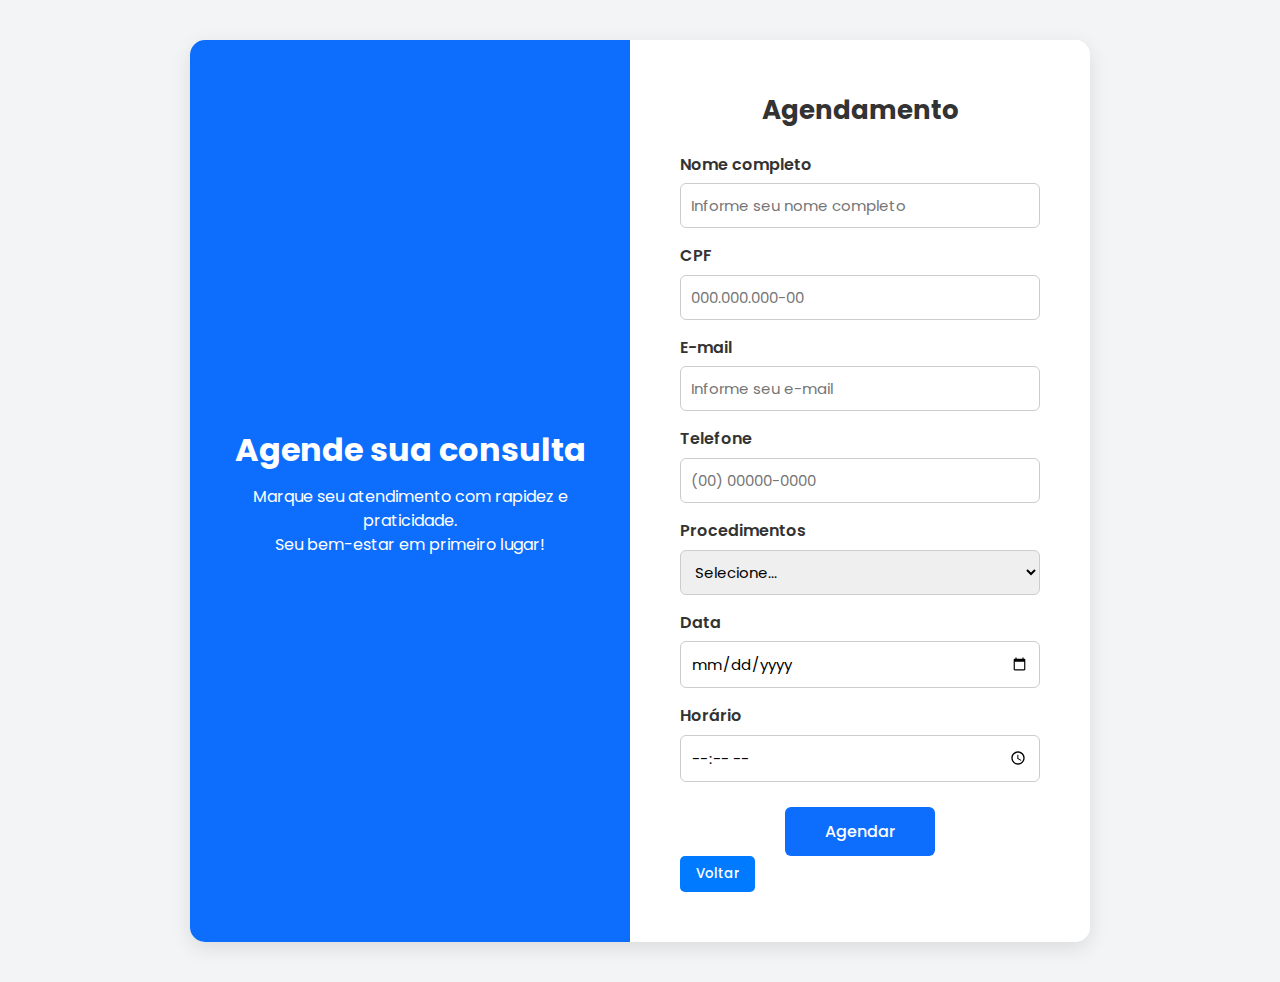
<file: Agendamento.html>
<!DOCTYPE html>
<html lang="pt-br">
<head>
  <meta charset="UTF-8">
  <meta name="viewport" content="width=device-width, initial-scale=1.0">
  <title>Agendamento de Consulta</title>
  <link href="https://fonts.googleapis.com/css2?family=Poppins:wght@400;600&display=swap" rel="stylesheet">
  <link rel="stylesheet" href="style.css">
  <link rel="icon" href="../img/imagem7logo.png" type="image/png">
  <style>
    * {
      margin: 0;
      padding: 0;
      box-sizing: border-box;
      font-family: "Poppins", sans-serif;
    }

    body {
      background-color: #f3f4f6;
      overflow-y: auto; /* permite rolagem */
    }

    .container {
      display: flex;
      justify-content: center;
      align-items: flex-start; /* permite crescer verticalmente */
      min-height: 100vh; /* altura mínima, mas deixa crescer */
      padding: 40px 0;
    }

    .content {
      display: flex;
      width: 900px;
      background-color: #fff;
      border-radius: 15px;
      overflow: hidden;
      box-shadow: 0 6px 20px rgba(0, 0, 0, 0.1);
      flex-wrap: wrap;
    }

    .left-box {
      flex: 1;
      background-color: #0d6efd;
      color: #fff;
      display: flex;
      flex-direction: column;
      align-items: center;
      justify-content: center;
      padding: 40px;
      text-align: center;
      min-width: 300px;
    }

    .left-box h1 {
      font-size: 32px;
      margin-bottom: 10px;
    }

    .left-box p {
      font-size: 16px;
      line-height: 1.5;
    }

    .right-box {
      flex: 1;
      display: flex;
      flex-direction: column;
      justify-content: center;
      padding: 50px;
      background-color: #fff;
      min-width: 300px;
    }

    h2 {
      font-size: 26px;
      margin-bottom: 20px;
      color: #333;
      text-align: center;
    }

    .input-group {
      margin-bottom: 15px;
      display: flex;
      flex-direction: column;
    }

    label {
      font-weight: 600;
      margin-bottom: 6px;
    }

    input, select {
      padding: 10px;
      border: 1px solid #ccc;
      border-radius: 6px;
      font-size: 15px;
    }

    input:focus, select:focus {
      outline: none;
      border-color: #0d6efd;
      box-shadow: 0 0 5px rgba(13, 110, 253, 0.2);
    }

    .btn {
      display: block;
      margin: 25px auto 0 auto;
      background-color: #0d6efd;
      color: white;
      border: none;
      padding: 12px 40px;
      border-radius: 6px;
      font-size: 16px;
      cursor: pointer;
      transition: background 0.3s;
    }

    .btn:hover {
      background-color: #0b5ed7;
    }

    .success-screen {
      display: none;
      position: fixed;
      inset: 0;
      background-color: #0d6efd;
      color: white;
      justify-content: center;
      align-items: center;
      flex-direction: column;
      text-align: center;
      z-index: 10;
    }

    .success-screen h1 {
      font-size: 32px;
      margin-bottom: 20px;
    }

    .back-btn {
      background-color: #fff;
      color: #0d6efd;
      border: none;
      padding: 12px 25px;
      border-radius: 6px;
      font-size: 16px;
      cursor: pointer;
      transition: 0.3s;
    }

    .back-btn:hover {
      background-color: #e8e8e8;
    }

    @media (max-width: 900px) {
      .content {
        flex-direction: column;
        width: 90%;
        height: auto;
      }

      .left-box, .right-box {
        width: 100%;
        padding: 30px;
      }
    }
    .btn-voltar {
  display: inline-block;
  background-color: #007bff;
  color: #fff;
  padding: 0.5rem 1rem;
  border: none;
  border-radius: 5px;
  font-weight: 500;
  cursor: pointer;
  transition: background-color 0.3s;
  text-decoration: none;
}

.btn-voltar:hover {
  background-color: #0056b3;
}

  </style>
</head>
<body>

  <div class="container" id="form-screen">
    <div class="content">
      <div class="left-box">
        <h1>Agende sua consulta</h1>
        <p>Marque seu atendimento com rapidez e praticidade.<br>Seu bem-estar em primeiro lugar!</p>
      </div>

      <div class="right-box">
        <h2>Agendamento</h2>
        <form id="agendamentoForm">
          <div class="input-group">
            <label for="nome">Nome completo</label>
            <input type="text" id="nome" placeholder="Informe seu nome completo" required pattern="^[A-Za-zÀ-ÿ\s]+$" title="O nome deve conter apenas letras.">
          </div>

          <div class="input-group">
            <label for="cpf">CPF</label>
            <input type="text" id="cpf" placeholder="000.000.000-00" required pattern="\d{3}\.\d{3}\.\d{3}-\d{2}" title="Digite o CPF no formato 000.000.000-00.">
          </div>

          <div class="input-group">
            <label for="email">E-mail</label>
            <input type="email" id="email" placeholder="Informe seu e-mail" required pattern="^[^\s@]+@[^\s@]+\.[^\s@]+$" title="Digite um e-mail válido (ex: exemplo@gmail.com).">
          </div>

          <div class="input-group">
            <label for="telefone">Telefone</label>
            <input type="tel" id="telefone" placeholder="(00) 00000-0000" required pattern="\(?\d{2}\)?\s?\d{4,5}-?\d{4}" title="Digite apenas números (ex: (11) 91234-5678).">
          </div>

          <div class="input-group">
            <label for="especialidade">Procedimentos</label>
            <select id="especialidade" required>
              <option value="">Selecione...</option>
              <option>Clareamento Dentário</option>
              <option>Implante</option>
              <option>Ortodontia</option>
              <option>Tratamento de Canal</option>
              <option>Estética Facial</option>
              <option>Limpeza</option>
              <option>Restauração</option>
              <option>Cirurgia</option>
              <option>Aparelho Dentário</option>
              <option>Manutenção</option>
            </select>
          </div>

          <div class="input-group">
            <label for="data">Data</label>
            <input type="date" id="data" required>
          </div>

          <div class="input-group">
            <label for="hora">Horário</label>
            <input type="time" id="hora" required>
          </div>

          <button type="submit" class="btn">Agendar</button>
          <button class="btn-voltar" onclick="history.back()">Voltar</button>
        </form>
      </div>
    </div>
  </div>

  <div class="success-screen" id="success-screen">
    <h1>Você foi agendada com sucesso!</h1>
    <a href="../Home/index.html">
    <button class="back-btn" onclick="voltarHome()">Voltar para o início</button>
    </a>
  </div>

  <script>
    const form = document.getElementById('agendamentoForm');
    const formScreen = document.getElementById('form-screen');
    const successScreen = document.getElementById('success-screen');

    form.addEventListener('submit', function(e) {
      e.preventDefault();

      if (form.checkValidity()) {
        formScreen.style.display = 'none';
        successScreen.style.display = 'flex';
      } else {
        alert('Por favor, preencha todos os campos corretamente.');
        form.reportValidity();
      }
    });

    function voltarHome() {
      successScreen.style.display = 'none';
      formScreen.style.display = 'flex';
      form.reset();
    }
  </script>
</body>
</html>
</file>
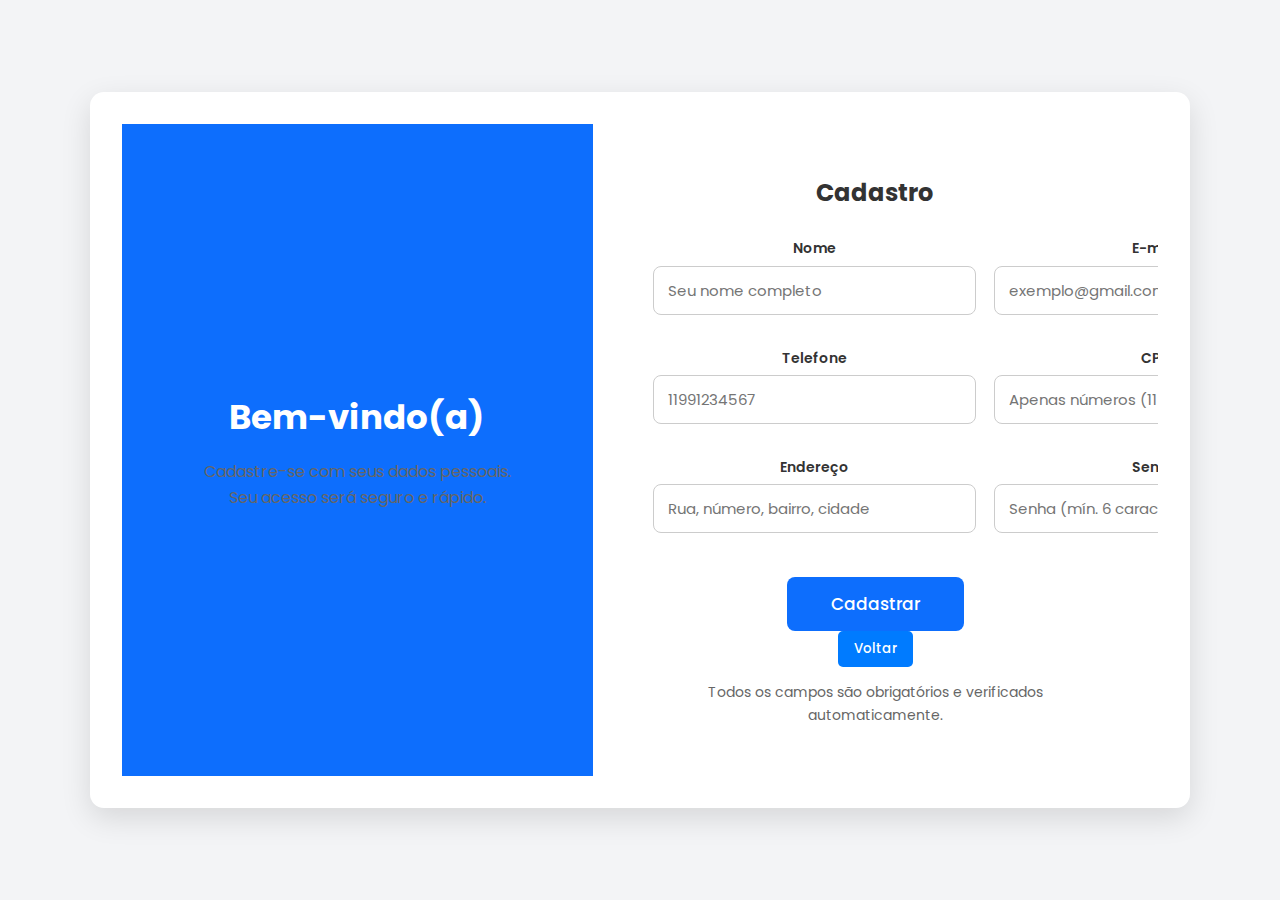
<file: cadastro.html>
<!DOCTYPE html>
<html lang="pt-br">
<head>
  <meta charset="utf-8" />
  <meta name="viewport" content="width=device-width,initial-scale=1" />
  <title>Cadastro</title>
  <link href="https://fonts.googleapis.com/css2?family=Poppins:wght@400;600&display=swap" rel="stylesheet">
  <link rel="stylesheet" href="style.css">
  <link rel="icon" href="../img/imagem7logo.png" type="image/png">
  <style>
    * { box-sizing:border-box; margin:0; padding:0; font-family:"Poppins",sans-serif; }
    body { background:#f3f4f6; color:#222; }

    .container {
      display:flex;
      justify-content:center;
      align-items:center;
      min-height:100vh;
      padding:40px;
    }

    .card {
      display:flex;
      width:1100px; /* 🔹 aumentei a largura */
      border-radius:14px;
      overflow:hidden;
      box-shadow:0 10px 30px rgba(0,0,0,0.12);
      background:#fff;
      min-height:620px; /* 🔹 aumentei a altura */
    }

    .left {
      flex:1;
      background:#0d6efd;
      color:#fff;
      padding:50px;
      display:flex;
      flex-direction:column;
      justify-content:center;
      align-items:center;
      text-align:center;
    }
    .left h1 { font-size:34px; margin-bottom:15px; }
    .left p { font-size:16px; line-height:1.6; }

    .right {
      flex:1.2;
      padding:50px 60px;
      background:#fff;
      overflow-y:auto; /* 🔹 permite rolagem se necessário */
    }
    .right h2 {
      text-align:center;
      color:#333;
      margin-bottom:25px;
      font-size:24px;
    }

    .grid {
      display:grid;
      grid-template-columns:1fr 1fr;
      gap:18px;
      margin-bottom:12px;
    }

    .field {
      display:flex;
      flex-direction:column;
      margin-bottom:14px;
    }
    label {
      font-weight:600;
      margin-bottom:6px;
      font-size:14px;
      color:#333;
    }
    input {
      padding:12px 14px;
      border:1px solid #ccc;
      border-radius:8px;
      font-size:15px;
      transition:0.2s;
    }
    input:focus {
      outline:none;
      border-color:#0d6efd;
      box-shadow:0 0 6px rgba(13,110,253,0.14);
    }

    .btn {
      display:block;
      margin:30px auto 0 auto;
      background:#0d6efd;
      color:#fff;
      border:none;
      padding:14px 44px;
      border-radius:8px;
      font-size:17px;
      cursor:pointer;
      transition:0.3s;
    }
    .btn:hover { background:#0b5ed7; }

    .note {
      font-size:14px;
      color:#666;
      text-align:center;
      margin-top:14px;
    }

    /* Tela de sucesso */
    .success {
      display:none;
      position:fixed;
      inset:0;
      background:#0d6efd;
      color:#fff;
      justify-content:center;
      align-items:center;
      flex-direction:column;
      text-align:center;
      z-index:50;
      padding:20px;
    }
    .success h1 { font-size:30px; margin-bottom:16px; }
    .success button {
      background:#fff;
      color:#0d6efd;
      border:none;
      padding:12px 22px;
      border-radius:8px;
      cursor:pointer;
    }

    @media (max-width:880px) {
      .card { flex-direction:column; width:95%; min-height:auto; }
      .grid { grid-template-columns:1fr; }
    }
    .btn-voltar {
  display: inline-block;
  background-color: #007bff;
  color: #fff;
  padding: 0.5rem 1rem;
  border: none;
  border-radius: 5px;
  font-weight: 500;
  cursor: pointer;
  transition: background-color 0.3s;
  text-decoration: none;
}

.btn-voltar:hover {
  background-color: #0056b3;
}
  </style>
</head>
<body>

  <div class="container">
    <div class="card">
      <div class="left">
        <h1>Bem-vindo(a)</h1>
        <p>Cadastre-se com seus dados pessoais.<br>Seu acesso será seguro e rápido.</p>
      </div>

      <div class="right">
        <h2>Cadastro</h2>

        <form id="form" novalidate>
          <div class="grid">
            <div class="field">
              <label for="nome">Nome</label>
              <input id="nome" type="text" placeholder="Seu nome completo" required pattern="^[A-Za-zÀ-ÿ\s]+$" title="Somente letras e espaços.">
            </div>

            <div class="field">
              <label for="email">E-mail</label>
              <input id="email" type="email" placeholder="exemplo@gmail.com" required pattern="^[^\s@]+@[^\s@]+\.[^\s@]+$" title="Digite um e-mail válido.">
            </div>

            <div class="field">
              <label for="telefone">Telefone</label>
              <input id="telefone" type="tel" placeholder="11991234567" inputmode="numeric" required pattern="\d{8,15}" title="Apenas números (8–15 dígitos).">
            </div>

            <div class="field">
              <label for="cpf">CPF</label>
              <input id="cpf" type="text" placeholder="Apenas números (11 dígitos)" inputmode="numeric" required pattern="\d{11}" title="CPF deve ter 11 dígitos.">
            </div>

            <div class="field">
              <label for="endereco">Endereço</label>
              <input id="endereco" type="text" placeholder="Rua, número, bairro, cidade" required pattern="^[A-Za-z0-9À-ÿ\s,.\-\/]+$" title="Use letras, números e símbolos comuns.">
            </div>

            <div class="field">
              <label for="senha">Senha</label>
              <input id="senha" type="password" placeholder="Senha (mín. 6 caracteres)" required pattern=".{6,}" title="Mínimo 6 caracteres.">
            </div>
          </div>

          <button type="submit" class="btn">Cadastrar</button>
          <button class="btn-voltar" onclick="history.back()">Voltar</button>
          <div class="note">Todos os campos são obrigatórios e verificados automaticamente.</div>
        </form>
      </div>
    </div>
  </div>

  <div class="success" id="success">
    <h1>Cadastro realizado com sucesso!</h1>
    <p id="successInfo"></p>
    <a href="../Home/index.html"><button onclick="fecharSuccess()">Voltar</button></a>
  </div>

  <script>
    const form = document.getElementById('form');
    const cpf = document.getElementById('cpf');
    const tel = document.getElementById('telefone');
    const nome = document.getElementById('nome');
    const success = document.getElementById('success');
    const successInfo = document.getElementById('successInfo');

    cpf.addEventListener('input', () => cpf.value = cpf.value.replace(/\D/g, ''));
    tel.addEventListener('input', () => tel.value = tel.value.replace(/\D/g, ''));
    nome.addEventListener('input', () => nome.value = nome.value.replace(/[^A-Za-zÀ-ÿ\s]/g, ''));

    form.addEventListener('submit', e => {
      e.preventDefault();
      if (!form.checkValidity()) { form.reportValidity(); return; }

      if (cpf.value.length !== 11) { alert('CPF deve conter 11 números.'); return; }

      successInfo.textContent = `Bem-vindo(a), ${nome.value}! Seu cadastro foi concluído.`;
      success.style.display = 'flex';
      form.reset();
    });

    function fecharSuccess() {
      success.style.display = 'none';
    }
  </script>
</body>
</html>
</file>
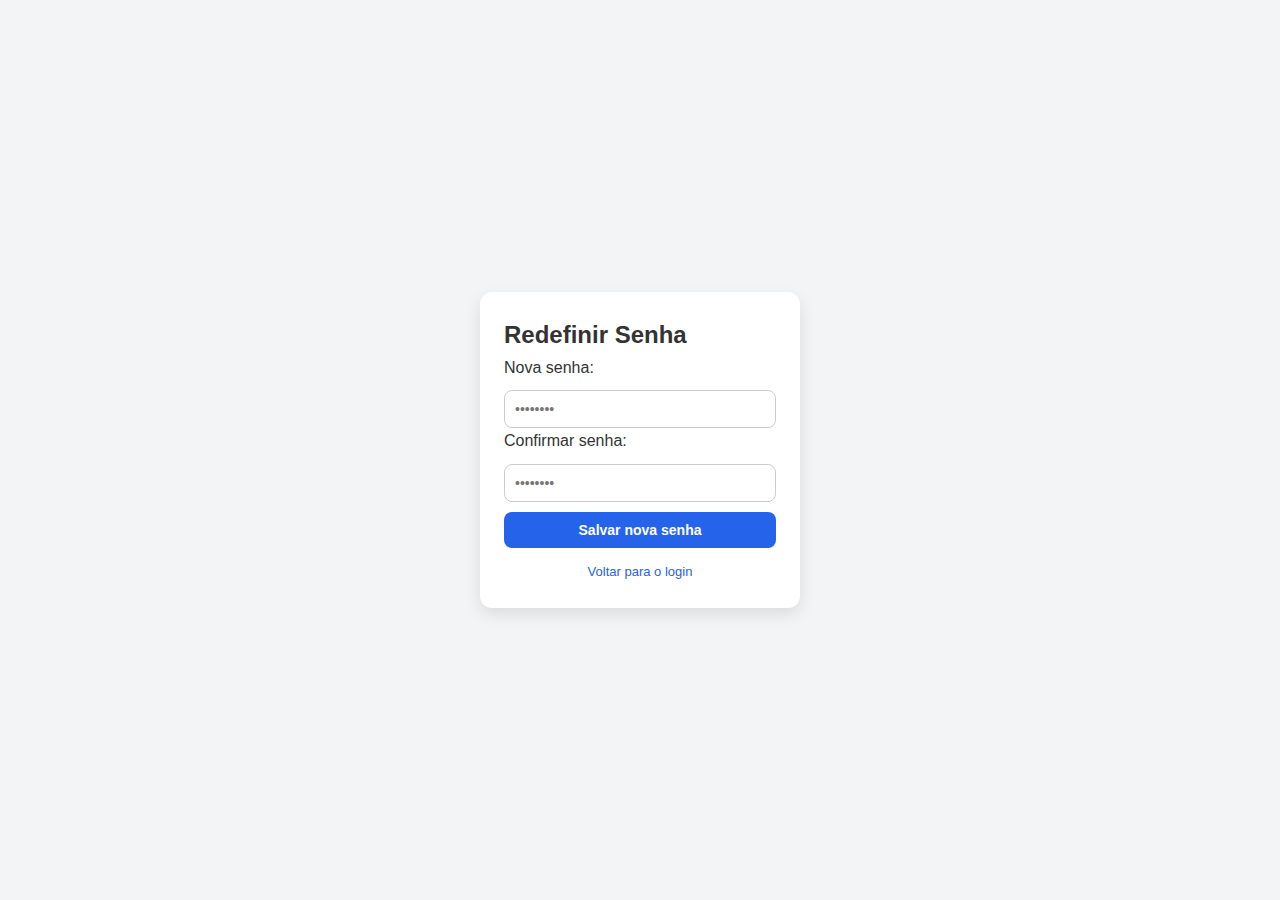
<file: Esqueci_a_senha.html>
<!DOCTYPE html>
<html lang="pt-BR">
<head>
<meta charset="UTF-8">
<meta name="viewport" content="width=device-width,initial-scale=1">
<title>Redefinir Senha</title>
<link rel="stylesheet" href="style.css">
<link rel="icon" href="../img/imagem7logo.png" type="image/png">
<style>
  body{
    font-family:sans-serif;
    background:#f3f4f6;
    display:flex;
    align-items:center;
    justify-content:center;
    height:100vh;
  }
  .box{
    background:#fff;
    padding:24px;
    border-radius:12px;
    box-shadow:0 6px 16px rgba(0,0,0,.1);
    width:320px;
  }
  input,button{
    width:100%;
    padding:10px;
    margin-top:10px;
    border-radius:8px;
    border:1px solid #ccc;
    font-size:14px;
  }
  button{
    background:#2563eb;
    color:white;
    border:0;
    font-weight:600;
    cursor:pointer;
  }
  button:hover{
    background:#1d4ed8;
  }
  .msg{margin-top:10px;font-size:13px}
  .error{color:#dc2626}
  .success{color:#16a34a}
  .back{
    text-align:center;
    margin-top:10px;
  }
  .back a{
    color:#2563eb;
    font-size:13px;
    text-decoration:none;
  }
  .back a:hover{
    text-decoration:underline;
  }
</style>
</head>
<body>

<div class="box">
  <h2>Redefinir Senha</h2>

  <label>Nova senha:</label>
  <input type="password" id="novaSenha" placeholder="••••••••">

  <label>Confirmar senha:</label>
  <input type="password" id="confirmarSenha" placeholder="••••••••">

  <button id="resetBtn">Salvar nova senha</button>

  <div id="msg" class="msg"></div>

  <div class="back">
    <a href="login.html">Voltar para o login</a>
  </div>
</div>

<script>
  const resetBtn = document.getElementById("resetBtn");
  const msg = document.getElementById("msg");

  resetBtn.addEventListener("click", () => {
    const nova = document.getElementById("novaSenha").value.trim();
    const confirmar = document.getElementById("confirmarSenha").value.trim();

    if (!nova || !confirmar) {
      msg.textContent = "Preencha todos os campos.";
      msg.className = "msg error";
      return;
    }

    if (nova.length < 6) {
      msg.textContent = "A senha deve ter pelo menos 6 caracteres.";
      msg.className = "msg error";
      return;
    }

    if (nova !== confirmar) {
      msg.textContent = "As senhas não coincidem.";
      msg.className = "msg error";
      return;
    }

    // Aqui você adicionaria o código para salvar a nova senha no banco de dados
    msg.textContent = "✅ Senha redefinida com sucesso!";
    msg.className = "msg success";

    setTimeout(() => {
      window.location.href = "login.html";
    }, 1500);
  });
</script>

</body>
</html>
</file>
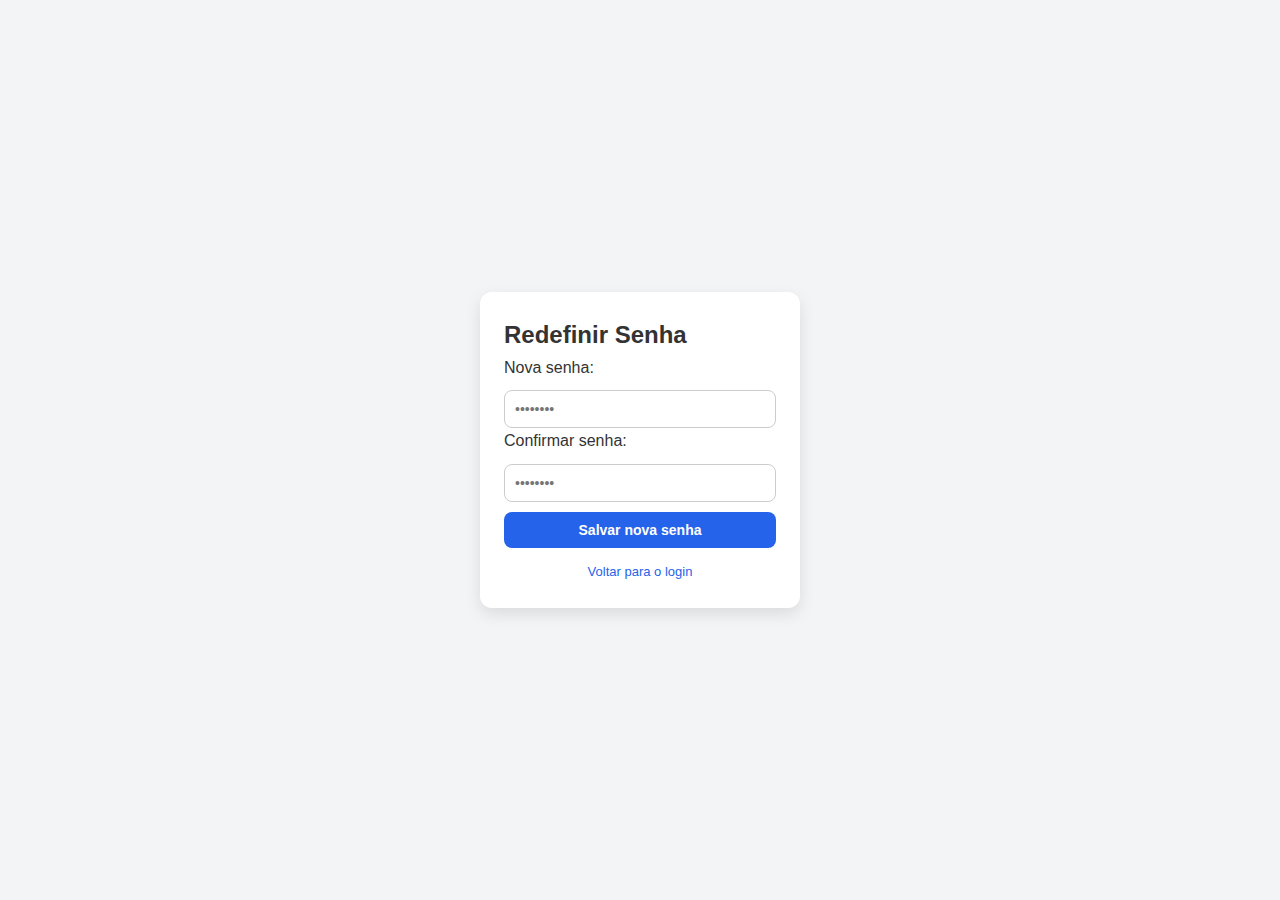
<file: index (3).html>
<!DOCTYPE html>
<html lang="pt-BR">
<head>
<meta charset="UTF-8">
<meta name="viewport" content="width=device-width,initial-scale=1">
<title>Redefinir Senha</title>
<link rel="stylesheet" href="style.css">
<link rel="icon" href="../img/imagem7logo.png" type="image/png">
<style>
  body{
    font-family:sans-serif;
    background:#f3f4f6;
    display:flex;
    align-items:center;
    justify-content:center;
    height:100vh;
  }
  .box{
    background:#fff;
    padding:24px;
    border-radius:12px;
    box-shadow:0 6px 16px rgba(0,0,0,.1);
    width:320px;
  }
  input,button{
    width:100%;
    padding:10px;
    margin-top:10px;
    border-radius:8px;
    border:1px solid #ccc;
    font-size:14px;
  }
  button{
    background:#2563eb;
    color:white;
    border:0;
    font-weight:600;
    cursor:pointer;
  }
  button:hover{
    background:#1d4ed8;
  }
  .msg{margin-top:10px;font-size:13px}
  .error{color:#dc2626}
  .success{color:#16a34a}
  .back{
    text-align:center;
    margin-top:10px;
  }
  .back a{
    color:#2563eb;
    font-size:13px;
    text-decoration:none;
  }
  .back a:hover{
    text-decoration:underline;
  }
</style>
</head>
<body>

<div class="box">
  <h2>Redefinir Senha</h2>

  <label>Nova senha:</label>
  <input type="password" id="novaSenha" placeholder="••••••••">

  <label>Confirmar senha:</label>
  <input type="password" id="confirmarSenha" placeholder="••••••••">

  <button id="resetBtn">Salvar nova senha</button>

  <div id="msg" class="msg"></div>

  <div class="back">
    <a href="index.html">Voltar para o login</a>
  </div>
</div>

<script>
  const resetBtn = document.getElementById("resetBtn");
  const msg = document.getElementById("msg");

  resetBtn.addEventListener("click", () => {
    const nova = document.getElementById("novaSenha").value.trim();
    const confirmar = document.getElementById("confirmarSenha").value.trim();

    if (!nova || !confirmar) {
      msg.textContent = "Preencha todos os campos.";
      msg.className = "msg error";
      return;
    }

    if (nova.length < 6) {
      msg.textContent = "A senha deve ter pelo menos 6 caracteres.";
      msg.className = "msg error";
      return;
    }

    if (nova !== confirmar) {
      msg.textContent = "As senhas não coincidem.";
      msg.className = "msg error";
      return;
    }

    // Aqui você adicionaria o código para salvar a nova senha no banco de dados
    msg.textContent = "✅ Senha redefinida com sucesso!";
    msg.className = "msg success";

    setTimeout(() => {
      window.location.href = "login.html";
    }, 1500);
  });
</script>

</body>
</html>
</file>
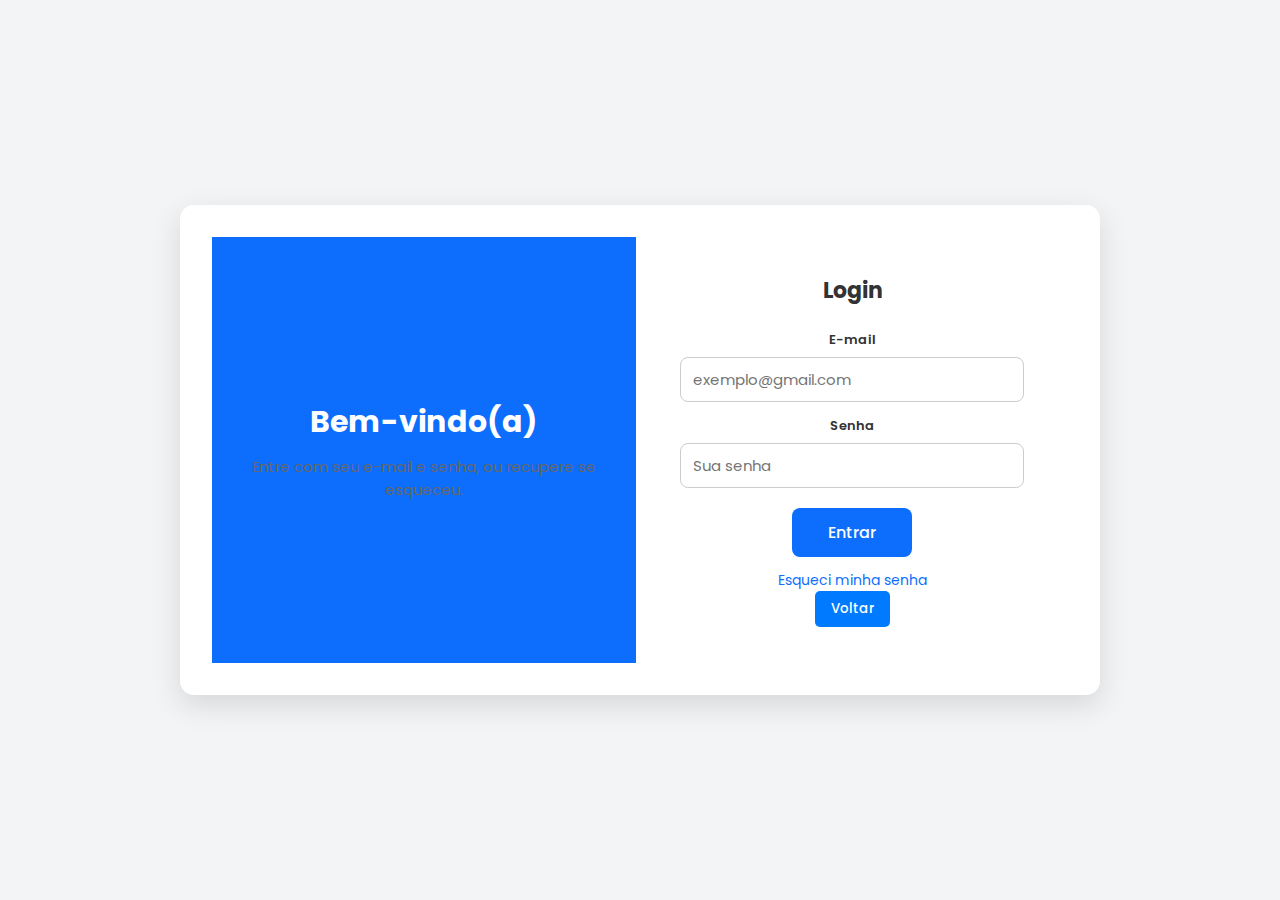
<file: index(4).html>
<!DOCTYPE html>
<html lang="pt-br">
<head>
  <meta charset="UTF-8" />
  <meta name="viewport" content="width=device-width, initial-scale=1.0" />
  <title>Login</title>
  <link href="https://fonts.googleapis.com/css2?family=Poppins:wght@400;600&display=swap" rel="stylesheet">
  <link rel="stylesheet" href="style.css">
  <link rel="icon" href="../img/imagem7logo.png" type="image/png">
  <style>
    * { box-sizing: border-box; margin:0; padding:0; font-family:"Poppins",sans-serif; }
    body { background:#f3f4f6; color:#222; }
    .container { display:flex; justify-content:center; align-items:center; min-height:100vh; padding:30px; }
    .card { display:flex; width:920px; border-radius:14px; overflow:hidden; box-shadow:0 10px 30px rgba(0,0,0,0.12); background:#fff; }
    .left { flex:1; background:#0d6efd; color:#fff; padding:40px; display:flex; flex-direction:column; justify-content:center; align-items:center; text-align:center; min-width:280px; }
    .left h1 { font-size:30px; margin-bottom:10px; }
    .left p { font-size:15px; line-height:1.5; }
    .right { flex:1; padding:36px 44px; background:#fff; min-width:320px; }
    .right h2 { text-align:center; color:#333; margin-bottom:22px; font-size:22px; }
    .field { display:flex; flex-direction:column; margin-bottom:14px; }
    label { font-weight:600; margin-bottom:6px; font-size:13px; color:#333; }
    input { padding:10px 12px; border:1px solid #ccc; border-radius:8px; font-size:15px; transition:0.2s; }
    input:focus { outline:none; border-color:#0d6efd; box-shadow:0 0 6px rgba(13,110,253,0.14); }
    .btn { display:block; margin:20px auto 0 auto; background:#0d6efd; color:#fff; border:none; padding:12px 36px; border-radius:8px; font-size:16px; cursor:pointer; transition:0.3s; }
    .btn:hover { background:#0b5ed7; }
    .link { text-align:center; margin-top:12px; font-size:14px; }
    .link a { color:#0d6efd; text-decoration:none; }
    .link a:hover { text-decoration:underline; }
    .success { display:none; position:fixed; inset:0; background:#0d6efd; color:#fff; justify-content:center; align-items:center; flex-direction:column; text-align:center; z-index:50; padding:20px; }
    .success h1 { font-size:28px; margin-bottom:14px; }
    .success button { background:#fff; color:#0d6efd; border:none; padding:10px 18px; border-radius:8px; cursor:pointer; }
    @media (max-width:880px) { .card { flex-direction:column; width:95%; } }
    .btn-voltar {
  display: inline-block;
  background-color: #007bff;
  color: #fff;
  padding: 0.5rem 1rem;
  border: none;
  border-radius: 5px;
  font-weight: 500;
  cursor: pointer;
  transition: background-color 0.3s;
  text-decoration: none;
}

.btn-voltar:hover {
  background-color: #0056b3;
}

  </style>
</head>
<body>

  <div class="container" id="login-screen">
    <div class="card">
      <div class="left">
        <h1>Bem-vindo(a)</h1>
        <p>Entre com seu e-mail e senha, ou recupere se esqueceu.</p>
      </div>
      <div class="right">
        <h2>Login</h2>
        <form id="loginForm" novalidate>
          <div class="field">
            <label for="loginEmail">E-mail</label>
            <input id="loginEmail" type="email" name="loginEmail" placeholder="exemplo@gmail.com"
                   required pattern="^[^\\s@]+@[^\\s@]+\\.[^\\s@]+$"
                   title="Digite um e-mail válido.">
          </div>
          <div class="field">
            <label for="loginSenha">Senha</label>
            <input id="loginSenha" type="password" name="loginSenha" placeholder="Sua senha"
                   required>
          </div>
          <button type="submit" class="btn">Entrar</button>
        </form>
        <div class="link"><a href="#" id="forgotLink">Esqueci minha senha</a></div>
        <div><button class="btn-voltar" onclick="history.back()">Voltar</button></div>
        
      </div>
    </div>
  </div>

  <div class="container" id="recover-screen" style="display:none;">
    <div class="card">
      <div class="left">
        <h1>Recuperar Senha</h1>
        <p>Digite seu e-mail cadastrado e enviaremos instruções.</p>
      </div>
      <div class="right">
        <h2>Recuperar Senha</h2>
        <form id="recoverForm" novalidate>
          <div class="field">
            <label for="recoverEmail">E-mail</label>
            <input id="recoverEmail" type="email" name="recoverEmail" placeholder="exemplo@gmail.com"
                   required pattern="^[^\\s@]+@[^\\s@]+\\.[^\\s@]+$"
                   title="Digite um e-mail válido.">
          </div>
          <button type="submit" class="btn">Enviar Recuperação</button>
        </form>
        <div class="link"><a href="#" id="backToLogin">Voltar ao login</a></div>
      </div>
    </div>
  </div>

  <div class="success" id="successScreen">
    <h1>Ação realizada com sucesso!</h1>
    <p id="successMessage"></p>
    <button onclick="closeSuccess()">OK</button>
  </div>

  <script>
    // Elementos
    const loginScreen = document.getElementById('login-screen');
    const recoverScreen = document.getElementById('recover-screen');
    const loginForm = document.getElementById('loginForm');
    const recoverForm = document.getElementById('recoverForm');
    const forgotLink = document.getElementById('forgotLink');
    const backToLogin = document.getElementById('backToLogin');
    const successScreen = document.getElementById('successScreen');
    const successMessage = document.getElementById('successMessage');

    // Simulação de usuário cadastrado (apenas para demonstração)
    const user = {
      email: 'usuario@exemplo.com',
      senha: 'senha123'
    };

    // Navegação
    forgotLink.addEventListener('click', e => {
      e.preventDefault();
      loginScreen.style.display = 'none';
      recoverScreen.style.display = 'flex';
    });
    backToLogin.addEventListener('click', e => {
      e.preventDefault();
      recoverScreen.style.display = 'none';
      loginScreen.style.display = 'flex';
    });

    loginForm.addEventListener('submit', e => {
      e.preventDefault();
      if (!loginForm.checkValidity()) {
        loginForm.reportValidity();
        return;
      }
      const em = loginForm.loginEmail.value.trim();
      const pw = loginForm.loginSenha.value;
      if (em === user.email && pw === user.senha) {
        successMessage.textContent = 'Login efetuado com sucesso!';
        successScreen.style.display = 'flex';
      } else {
        alert('E-mail ou senha incorretos.');
      }
    });

    recoverForm.addEventListener('submit', e => {
      e.preventDefault();
      if (!recoverForm.checkValidity()) {
        recoverForm.reportValidity();
        return;
      }
      const em = recoverForm.recoverEmail.value.trim();
      if (em === user.email) {
        successMessage.textContent = 'Um e-mail de recuperação foi enviado para ' + em;
      } else {
        // por segurança, não indicar se existe ou não
        successMessage.textContent = 'Se esse e-mail estiver cadastrado, você receberá instruções de recuperação.';
      }
      successScreen.style.display = 'flex';
    });

    function closeSuccess() {
      successScreen.style.display = 'none';
      // voltar ao login
      recoverScreen.style.display = 'none';
      loginScreen.style.display = 'flex';
    }
  </script>

</body>
</html>
</file>
<file: style.css>
/* Reset básico para consistência */
* {
  margin: 0;
  padding: 0;
  box-sizing: border-box;
}

/* Corpo da página */
body {
  font-family: 'Arial', sans-serif;
  line-height: 1.6;
  color: #333;
  background-color: #f9f9f9;
}

/* Cabeçalho */
header {
  background-color: #fff;
  box-shadow: 0 2px 5px rgba(0, 0, 0, 0.1);
  position: sticky;
  top: 0;
  z-index: 100;
}

.header-content {
  display: flex;
  justify-content: space-between;
  align-items: center;
  max-width: 1200px;
  margin: 0 auto;
  padding: 1rem 2rem;
}

.logo-img {
  height: 50px;
  width: auto;
}

.logo {
  font-size: 1.5rem;
  font-weight: bold;
  color: #007bff;
}

nav ul {
  display: flex;
  list-style: none;
}

nav ul li {
  margin-left: 2rem;
}

nav ul li a {
  text-decoration: none;
  color: #333;
  font-weight: 500;
  transition: color 0.3s;
}

nav ul li a:hover {
  color: #007bff;
}

.auth-buttons {
  display: flex;
  gap: 1rem;
}

.auth-buttons a {
  text-decoration: none;
  padding: 0.5rem 1rem;
  border-radius: 5px;
  font-weight: 500;
  transition: background-color 0.3s;
}

.btn-login {
  color: #007bff;
  border: 1px solid #007bff;
}

.btn-login:hover {
  background-color: #007bff;
  color: #fff;
}

.btn-cadastro {
  background-color: #007bff;
  color: #fff;
}

.btn-cadastro:hover {
  background-color: #0056b3;
}

.btn-agendar {
  background-color: #28a745;
  color: #fff;
}

.btn-agendar:hover {
  background-color: #218838;
}

/* Banner */
.banner {
  background-color: #e9ecef;
  padding: 4rem 2rem;
}

.banner-content {
  display: flex;
  align-items: center;
  max-width: 1200px;
  margin: 0 auto;
  gap: 2rem;
}

.banner-img {
  max-width: 400px;
  width: 100%;
  height: auto;
  border-radius: 10px;
}

.banner-content h1 {
  font-size: 2.5rem;
  margin-bottom: 1rem;
  color: #333;
}

.banner-content p {
  font-size: 1.2rem;
  margin-bottom: 2rem;
}

.btn {
  display: inline-block;
  background-color: #007bff;
  color: #fff;
  padding: 1rem 2rem;
  text-decoration: none;
  border-radius: 5px;
  font-weight: 500;
  transition: background-color 0.3s;
}

.btn:hover {
  background-color: #0056b3;
}

/* Seções gerais */
section {
  padding: 4rem 2rem;
  max-width: 1200px;
  margin: 0 auto;
}

section h2 {
  text-align: center;
  font-size: 2rem;
  margin-bottom: 2rem;
  color: #333;
}

/* Sobre */
.sobre p {
  text-align: center;
  font-size: 1.1rem;
  max-width: 800px;
  margin: 0 auto;
}

/* Serviços */
.servicos .cards {
  display: grid;
  grid-template-columns: repeat(auto-fit, minmax(250px, 1fr));
  gap: 2rem;
}

.card {
  background-color: #fff;
  padding: 2rem;
  border-radius: 10px;
  box-shadow: 0 4px 8px rgba(0, 0, 0, 0.1);
  text-align: center;
  transition: transform 0.3s, box-shadow 0.3s;
}

.card:hover {
  transform: translateY(-5px);
  box-shadow: 0 8px 16px rgba(0, 0, 0, 0.2);
}

.card h3 {
  font-size: 1.5rem;
  margin-bottom: 1rem;
  color: #007bff;
}

.card p {
  font-size: 1rem;
  color: #666;
}

/* Dentistas */
.dentistas .cards {
  display: flex;
  justify-content: center;
  gap: 2rem;
  flex-wrap: wrap;
}

.dentistas .card {
  max-width: 300px;
}

.dentistas .card img {
  width: 100%;
  height: 200px;
  object-fit: cover;
  border-radius: 10px 10px 0 0;
}

/* Contato */
.contato {
  background-color: #fff;
  text-align: center;
}

.contato p {
  font-size: 1.1rem;
  margin-bottom: 0.5rem;
}

/* Rodapé */
footer {
  background-color: #333;
  color: #fff;
  text-align: center;
  padding: 1rem;
}

/* Responsividade */
@media (max-width: 768px) {
  .header-content {
    flex-direction: column;
    gap: 1rem;
  }

  nav ul {
    flex-direction: column;
    gap: 1rem;
    margin: 1rem 0;
  }

  nav ul li {
    margin-left: 0;
  }

  .auth-buttons {
    flex-direction: column;
    gap: 0.5rem;
  }

  .banner-content {
    flex-direction: column;
    text-align: center;
  }

  .banner-img {
    max-width: 100%;
  }

  .servicos .cards {
    grid-template-columns: 1fr;
  }

  .dentistas .cards {
    flex-direction: column;
    align-items: center;
  }
}
</file>
